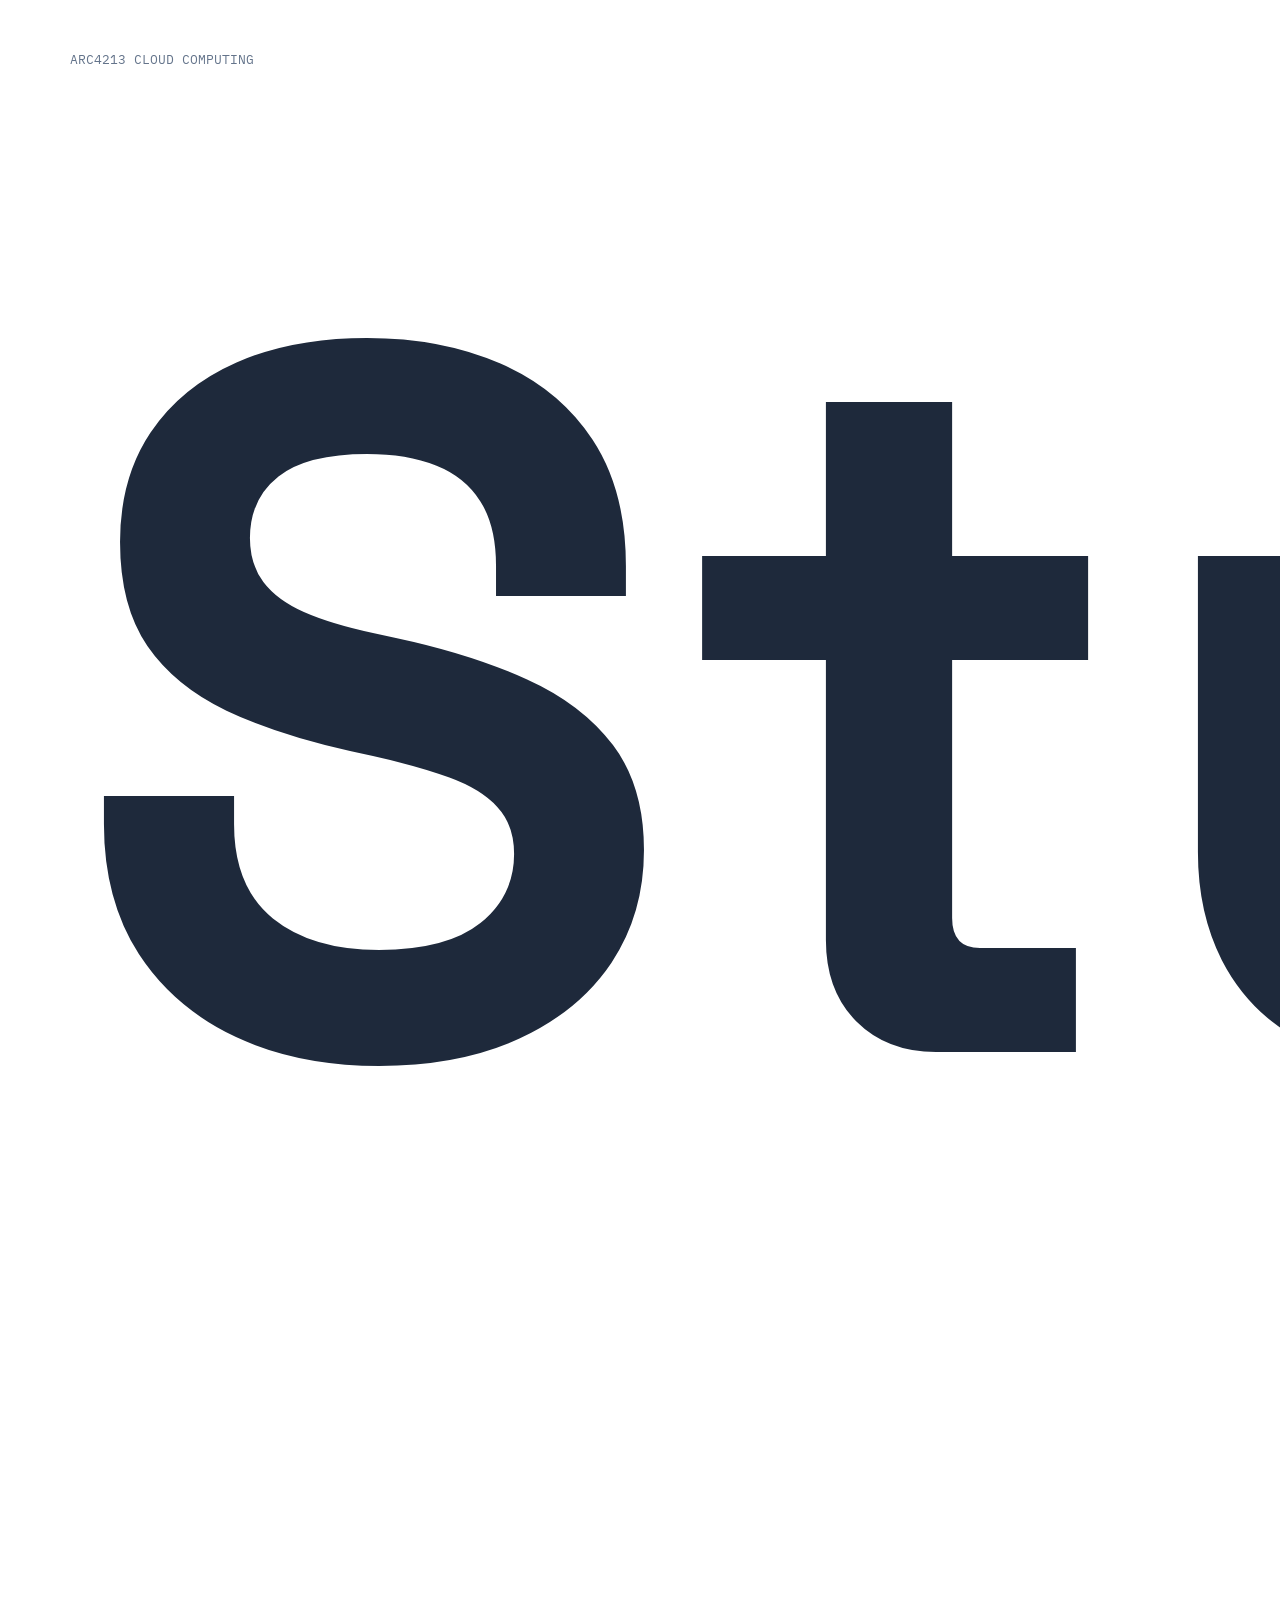
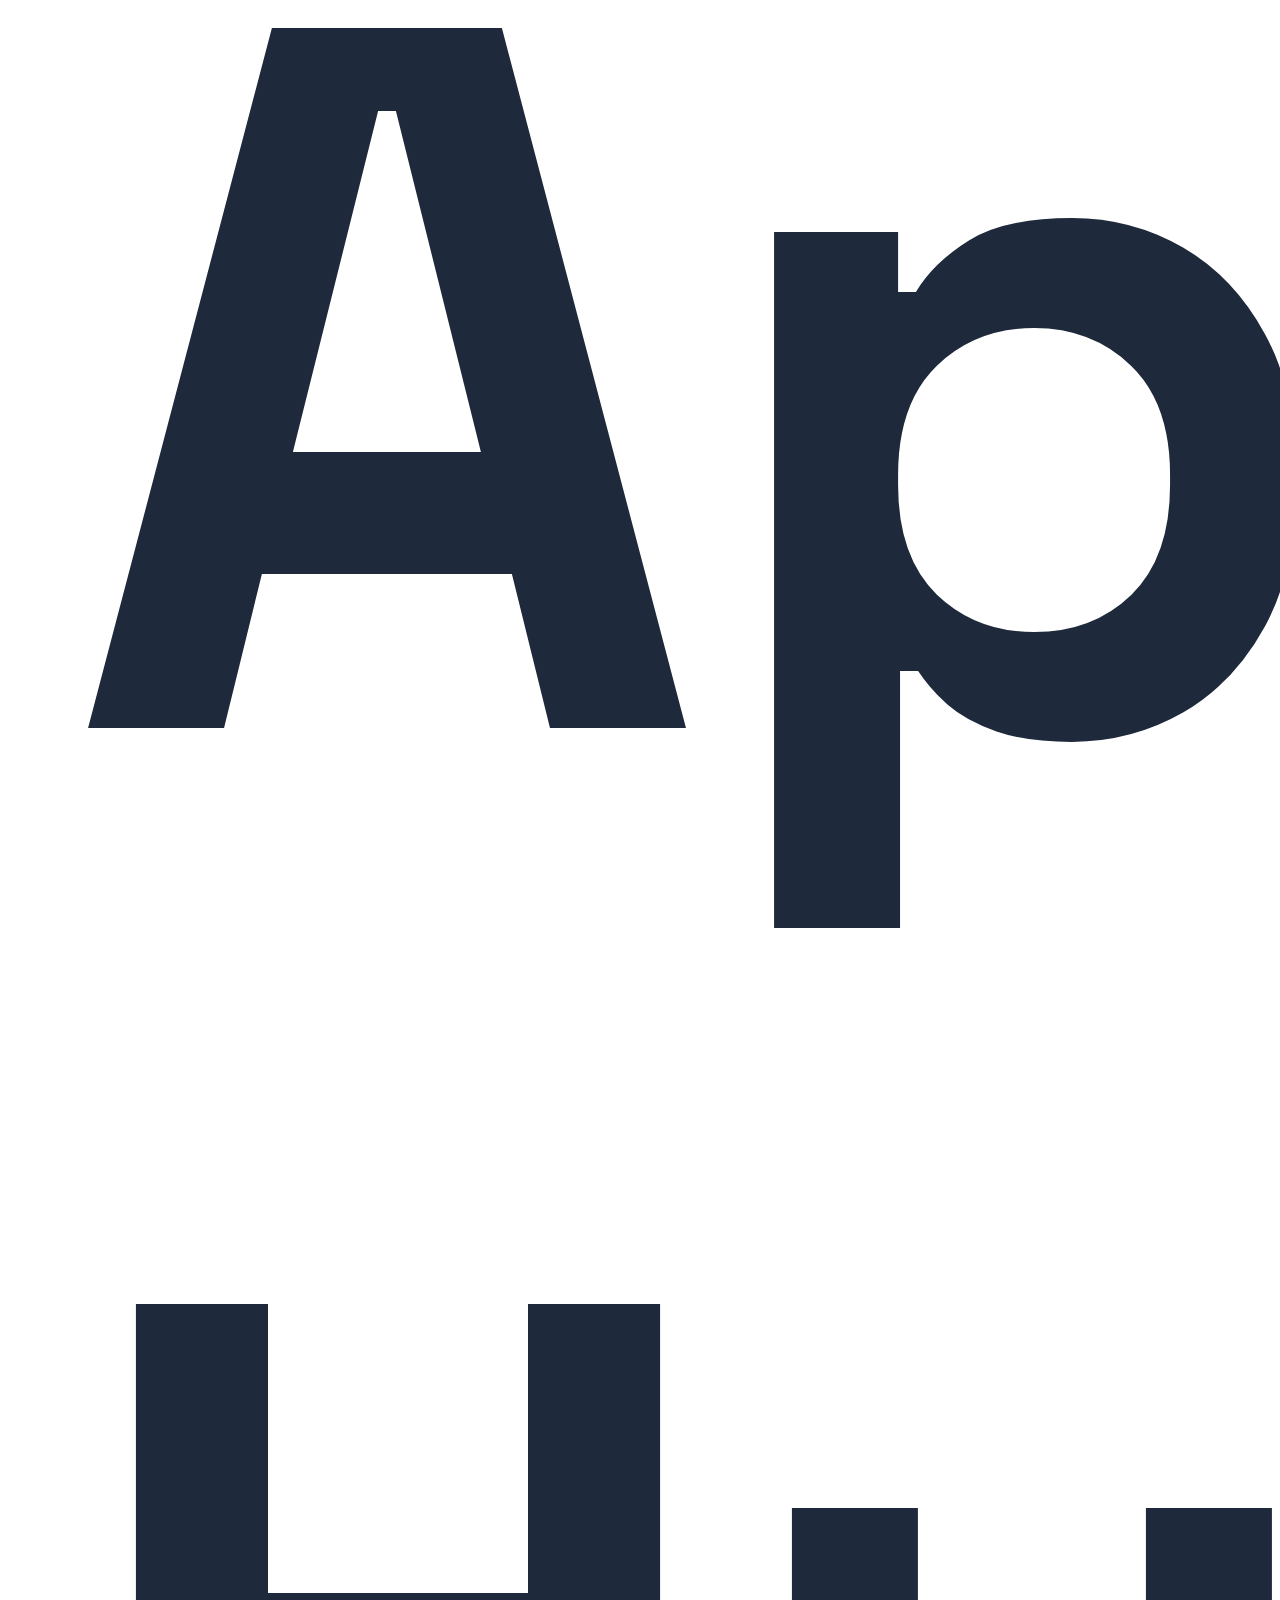
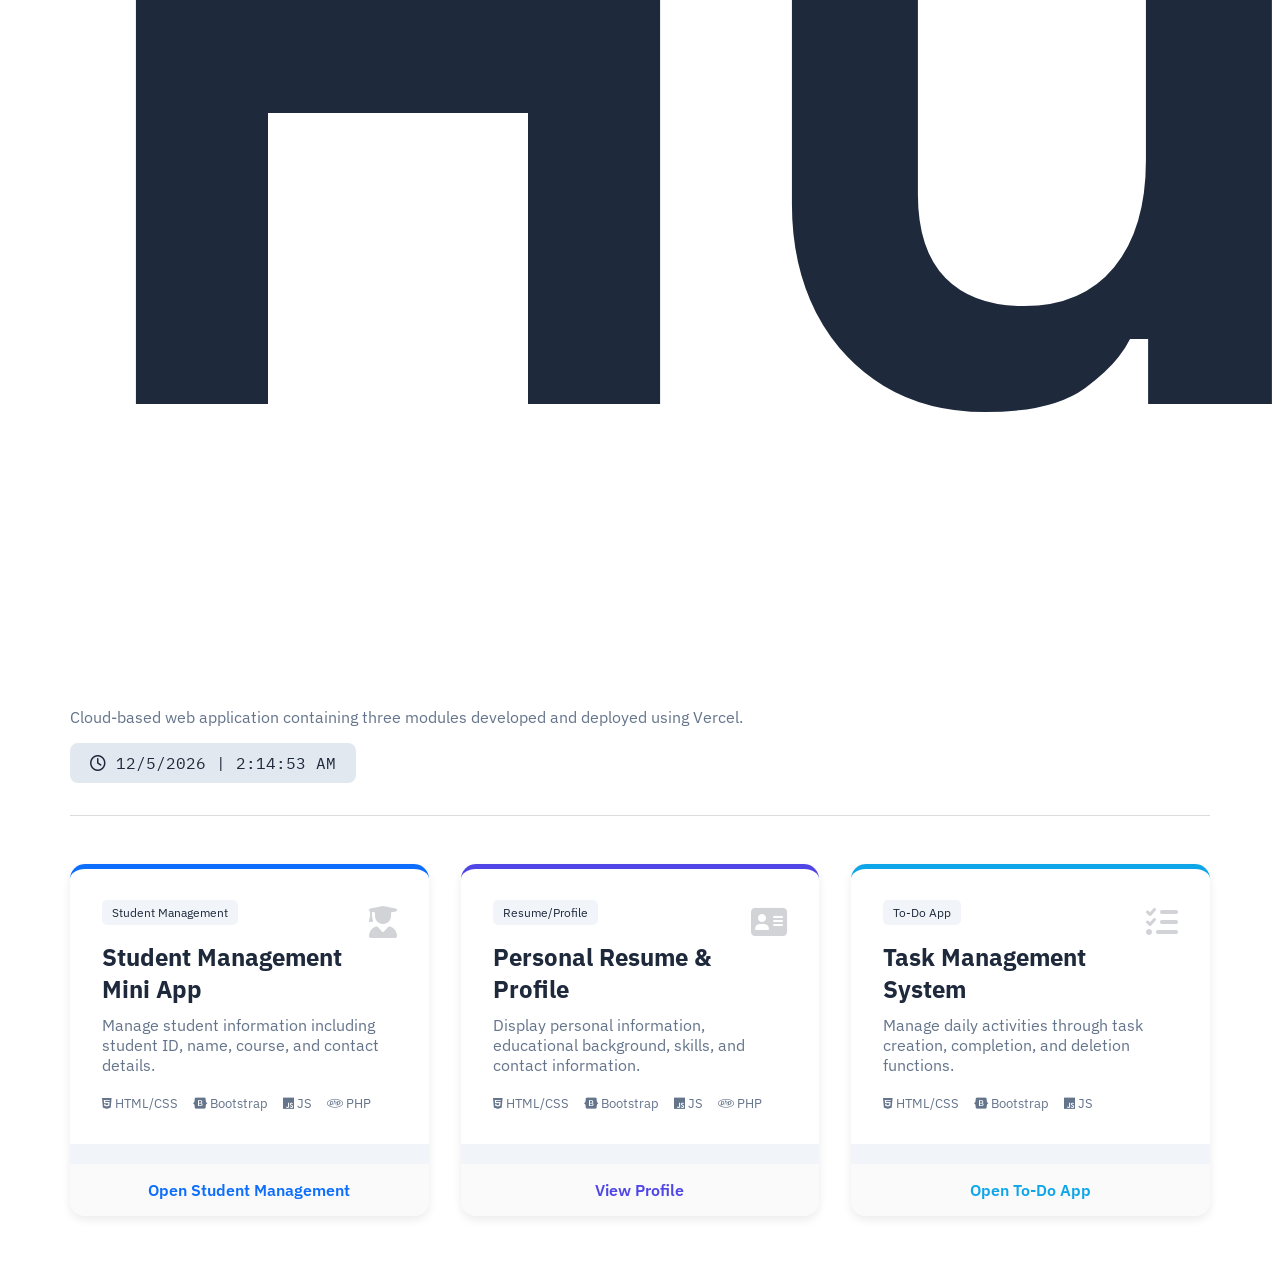
<file: index.html>
<!DOCTYPE html>
<html lang="en">
<head>
    <meta charset="UTF-8">
    <meta name="viewport" content="width=device-width, initial-scale=1.0">
    <title>Student Application Hub</title>

    <link rel="preconnect" href="https://fonts.googleapis.com">
    <link rel="preconnect" href="https://fonts.gstatic.com" crossorigin>
    <link href="https://fonts.googleapis.com/css2?family=Space+Grotesk:wght@500;600;700&family=IBM+Plex+Sans:wght@400;500;600&family=IBM+Plex+Mono:wght@400;500&display=swap" rel="stylesheet">

    <link rel="stylesheet" href="https://cdnjs.cloudflare.com/ajax/libs/font-awesome/6.4.0/css/all.min.css">

    <style>
        :root {
            --bg-color: #ffffff;
            --card-bg: #ffffff;
            --text-main: #1e293b;
            --text-muted: #64748b;

            --accent-student: #0d6efd;
            --accent-profile: #4f46e5;
            --accent-todo: #0ea5e9;

            --font-heading: 'Space Grotesk', sans-serif;
            --font-body: 'IBM Plex Sans', sans-serif;
            --font-mono: 'IBM Plex Mono', monospace;
        }

        *{
            margin:0;
            padding:0;
            box-sizing:border-box;
        }

        body{
            background:var(--bg-color);
            color:var(--text-main);
            font-family:var(--font-body);
            padding:3rem 1.5rem;
        }

        .hub-container{
            max-width:1140px;
            margin:auto;
        }

        .hub-header{
            display:flex;
            justify-content:space-between;
            align-items:flex-end;
            flex-wrap:wrap;
            gap:1rem;
            margin-bottom:3rem;
            border-bottom:1px solid #ddd;
            padding-bottom:2rem;
          
        }

        .hub-eyebrow{
            font-family:var(--font-mono);
            font-size:.8rem;
            color:var(--text-muted);
        }

        h1{
            font-family:var(--font-heading);
            font-size:1000px;
            text-align:centre;
            
            
        }

        .hub-subtitle{
            margin-top:.7rem;
            color:var(--text-muted);
        }

        .system-time{
            background:#e2e8f0;
            padding:10px 20px;
            border-radius:8px;
            font-family:var(--font-mono);
        }

        .hub-grid{
            display:grid;
            grid-template-columns:repeat(auto-fit,minmax(320px,1fr));
            gap:2rem;
        }

        .hub-card{
            background:white;
            border-radius:15px;
            overflow:hidden;
            box-shadow:0 4px 10px rgba(0,0,0,.08);
            display:flex;
            flex-direction:column;
        }

        .card-content{
            padding:2rem;
        }

        .border-student{
            border-top:5px solid var(--accent-student);
        }

        .border-profile{
            border-top:5px solid var(--accent-profile);
        }

        .border-todo{
            border-top:5px solid var(--accent-todo);
        }

        .card-icon{
            font-size:2rem;
            opacity:.2;
            float:right;
        }

        .module-tag{
            font-size:.75rem;
            background:#f1f5f9;
            padding:5px 10px;
            border-radius:5px;
        }

        .card-content h2{
            margin-top:20px;
            margin-bottom:10px;
        }

        .card-content p{
            color:var(--text-muted);
            margin-bottom:20px;
        }

        .card-meta{
            font-size:.8rem;
            color:var(--text-muted);
            display:flex;
            gap:15px;
            flex-wrap:wrap;
        }

        .launch-btn{
            text-decoration:none;
            text-align:center;
            padding:1rem;
            font-weight:600;
            background:#fafafa;
            margin-top:auto; /* Keeps all bottom links locked to the card grid base line */
            border-top:20px solid #f1f5f9; 
        }

        .btn-student{
            color:var(--accent-student);
        }

        .btn-profile{
            color:var(--accent-profile);
        }

        .btn-todo{
            color:var(--accent-todo);
        }

        .hub-footer{
            text-align:center;
            margin-top:3rem;
            color:var(--text-muted);
            border-top:1px solid #ddd;
            padding-top:1rem;
        }
    </style>
</head>
<body>

<div class="hub-container">

    <header class="hub-header">
        <div>
            <span class="hub-eyebrow">ARC4213 CLOUD COMPUTING</span>
            <h1>Student Application Hub</h1>
            
            <p class="hub-subtitle">
                Cloud-based web application containing three modules developed and deployed using Vercel.
            </p>
        </div>

        <div class="system-time">
            <i class="fa-regular fa-clock"></i>
            <span id="current-time"></span>
        </div>
    </header>


    <main class="hub-grid">

        <div class="hub-card border-student">
            <div class="card-content">
                <div class="card-icon">
                    <i class="fa-solid fa-user-graduate"></i>
                </div>
                <span class="module-tag">Student Management</span>
                <h2>Student Management Mini App</h2>
                <p>
                    Manage student information including student ID, name, course, and contact details.
                </p>
                <div class="card-meta">
                    <span><i class="fa-brands fa-html5"></i> HTML/CSS</span>
                    <span><i class="fa-brands fa-bootstrap"></i> Bootstrap</span>
                    <span><i class="fa-brands fa-js"></i> JS</span>
                    <span><i class="fa-brands fa-php"></i> PHP</span>
                </div>
            </div>
            <a href="student-app/student.html" class="launch-btn btn-student">
                Open Student Management
            </a>
        </div>


        <div class="hub-card border-profile">
            <div class="card-content">
                <div class="card-icon">
                    <i class="fa-solid fa-address-card"></i>
                </div>
                <span class="module-tag">Resume/Profile</span>
                <h2>Personal Resume & Profile</h2>
                <p>
                    Display personal information, educational background, skills, and contact information.
                </p>
                <div class="card-meta">
                    <span><i class="fa-brands fa-html5"></i> HTML/CSS</span>
                    <span><i class="fa-brands fa-bootstrap"></i> Bootstrap</span>
                    <span><i class="fa-brands fa-js"></i> JS</span>
                    <span><i class="fa-brands fa-php"></i> PHP</span>
                </div>
            </div>
            <a href="profileandresumepage/index.html" class="launch-btn btn-profile">
                View Profile
            </a>
        </div>


        <div class="hub-card border-todo">
            <div class="card-content">
                <div class="card-icon">
                    <i class="fa-solid fa-list-check"></i>
                </div>
                <span class="module-tag">To-Do App</span>
                <h2>Task Management System</h2>
                <p>
                    Manage daily activities through task creation, completion, and deletion functions.
                </p>
                <div class="card-meta">
                    <span><i class="fa-brands fa-html5"></i> HTML/CSS</span>
                    <span><i class="fa-brands fa-bootstrap"></i> Bootstrap</span>
                    <span><i class="fa-brands fa-js"></i> JS</span>
                </div>
            </div>
            <a href="todo-app/todo.html" class="launch-btn btn-todo">
                Open To-Do App
            </a>
        </div>

    </main>


</div>


<script>
function updateClock() {
    const now = new Date();
    document.getElementById("current-time").innerHTML =
        now.toLocaleDateString() + " | " +
        now.toLocaleTimeString();
}
setInterval(updateClock,1000);
updateClock();
</script>

</body>
</html>
</file>
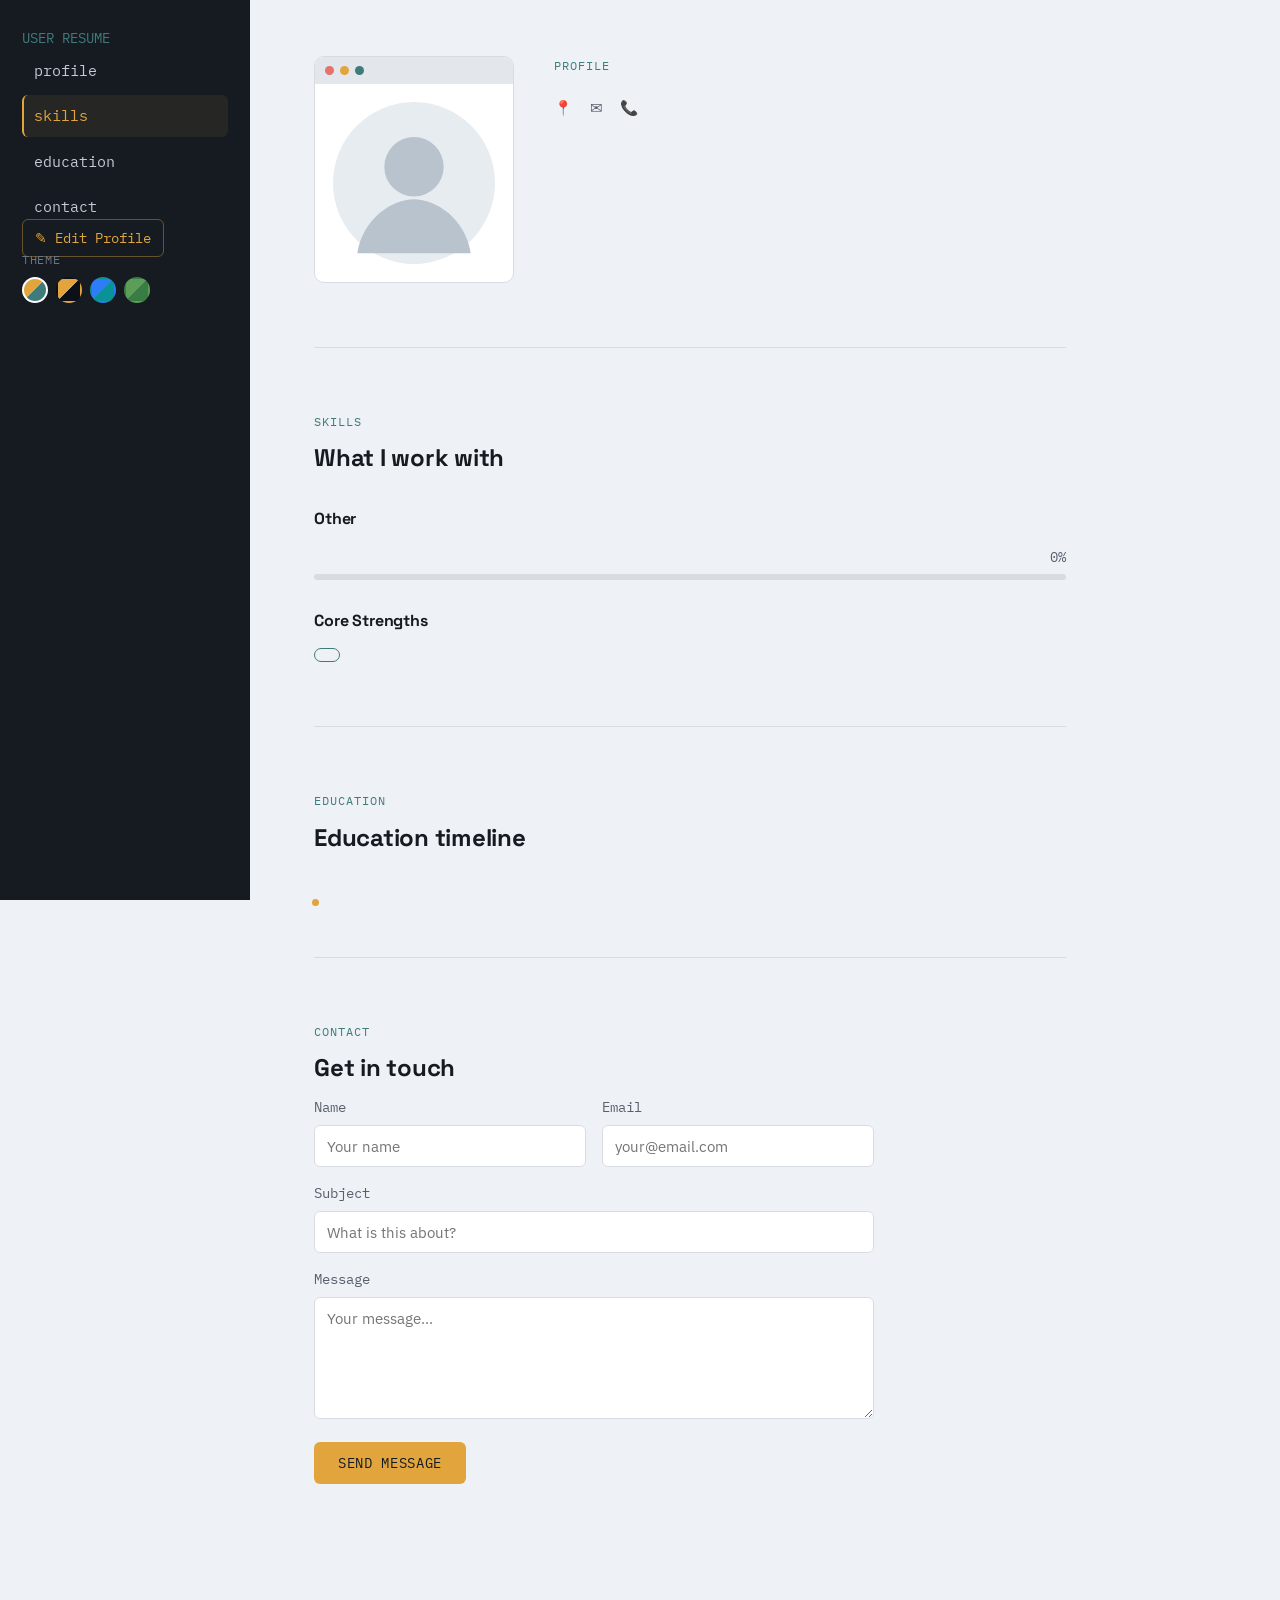
<file: profileandresumepage/index.html>
<!DOCTYPE html>
<html lang="en">
<head>
<meta charset="UTF-8">
<meta name="viewport" content="width=device-width, initial-scale=1.0">
<title>My Profile</title>
<link rel="preconnect" href="https://fonts.googleapis.com">
<link rel="preconnect" href="https://fonts.gstatic.com" crossorigin>
<link href="https://fonts.googleapis.com/css2?family=Space+Grotesk:wght@500;600;700&family=IBM+Plex+Sans:wght@400;500;600&family=IBM+Plex+Mono:wght@400;500&display=swap" rel="stylesheet">
<link rel="stylesheet" href="assets/style.css">
<script>
  // Apply saved theme immediately to avoid flash of wrong theme on load
  (function(){var t=localStorage.getItem('resumeTheme');if(t)document.documentElement.setAttribute('data-theme',t);})();
</script>
</head>
<body>

<div class="layout">

  <aside class="sidebar">
    <div class="prompt">USER RESUME
    <nav class="filetree">
      <a href="#profile" class="file active" data-target="profile"><span class="ext"></span>profile</a>
      <a href="#skills"  class="file" data-target="skills"><span class="ext"></span>skills</a>
      <a href="#education" class="file" data-target="education"><span class="ext"></span>education</a>
      <a href="#contact" class="file" data-target="contact"><span class="ext"></span>contact</a>
    </nav>
    <a href="edit.html" class="edit-link">✎ Edit Profile</a>

    <div class="theme-switcher">
      <span class="theme-switcher-label">Theme</span>
      <div class="theme-swatches">
        <button class="theme-swatch active" data-theme="default" title="Default"></button>
        <button class="theme-swatch" data-theme="dark"    title="Dark"></button>
        <button class="theme-swatch" data-theme="ocean"   title="Ocean"></button>
        <button class="theme-swatch" data-theme="forest"  title="Forest"></button>
      </div>
    </div>
  </aside>

  <main class="content">

    <!-- ============ PROFILE ============ -->
    <section id="profile" class="panel hero">
      <div class="terminal-frame">
        <div class="terminal-bar">
          <span class="dot dot-red"></span>
          <span class="dot dot-yellow"></span>
          <span class="dot dot-green"></span>
        </div>
        <div class="terminal-photo">
          <!-- JS will put either an <img> or the placeholder SVG here -->
          <svg id="photo-placeholder" viewBox="0 0 120 120" aria-hidden="true">
            <circle cx="60" cy="60" r="60" fill="#E7ECF1"/>
            <circle cx="60" cy="48" r="22" fill="#B9C3CE"/>
            <path d="M18 112c4-26 26-40 42-40s38 14 42 40" fill="#B9C3CE"/>
          </svg>
          <img id="profile-photo-img" class="profile-photo hidden" alt="Profile photo">
        </div>
      </div>

      <div class="hero-text">
        <p class="eyebrow">profile</p>
        <h1 id="hero-name">Your Name</h1>
        <p class="role" id="hero-title"></p>
        <p class="tagline" id="hero-tagline"></p>
        <p class="bio" id="hero-bio"></p>
        <ul class="quick-contact">
          <li id="contact-location"> </li>
          <li>✉️ <a id="contact-email" href="#"></a></li>
          <li id="contact-phone"></li>
        </ul>
      </div>
    </section>

    <!-- ============ SKILLS ============ -->
    <section id="skills" class="panel">
      <p class="eyebrow">skills</p>
      <h2>What I work with</h2>
      <div id="skills-display"></div>
    </section>

    <!-- ============ EDUCATION ============ -->
    <section id="education" class="panel">
      <p class="eyebrow">education</p>
      <h2>Education timeline</h2>
      <div class="timeline" id="education-display"></div>
    </section>

    <!-- ============ CONTACT ============ -->
    <section id="contact" class="panel">
      <p class="eyebrow">contact</p>
      <h2>Get in touch</h2>
      <div id="contact-alert" class="alert hidden"></div>
      <div class="contact-form">
        <div class="form-row">
          <div class="form-field">
            <label for="msg-name">Name</label>
            <input type="text" id="msg-name" placeholder="Your name">
          </div>
          <div class="form-field">
            <label for="msg-email">Email</label>
            <input type="email" id="msg-email" placeholder="your@email.com">
          </div>
        </div>
        <div class="form-field">
          <label for="msg-subject">Subject</label>
          <input type="text" id="msg-subject" placeholder="What is this about?">
        </div>
        <div class="form-field">
          <label for="msg-message">Message</label>
          <textarea id="msg-message" rows="5" placeholder="Your message..."></textarea>
        </div>
        <button class="btn" id="contact-send-btn">Send message</button>
      </div>
    </section>

    <footer class="page-footer"></footer>

  </main>
</div>

<script src="assets/script.js"></script>
</body>
</html>
</file>
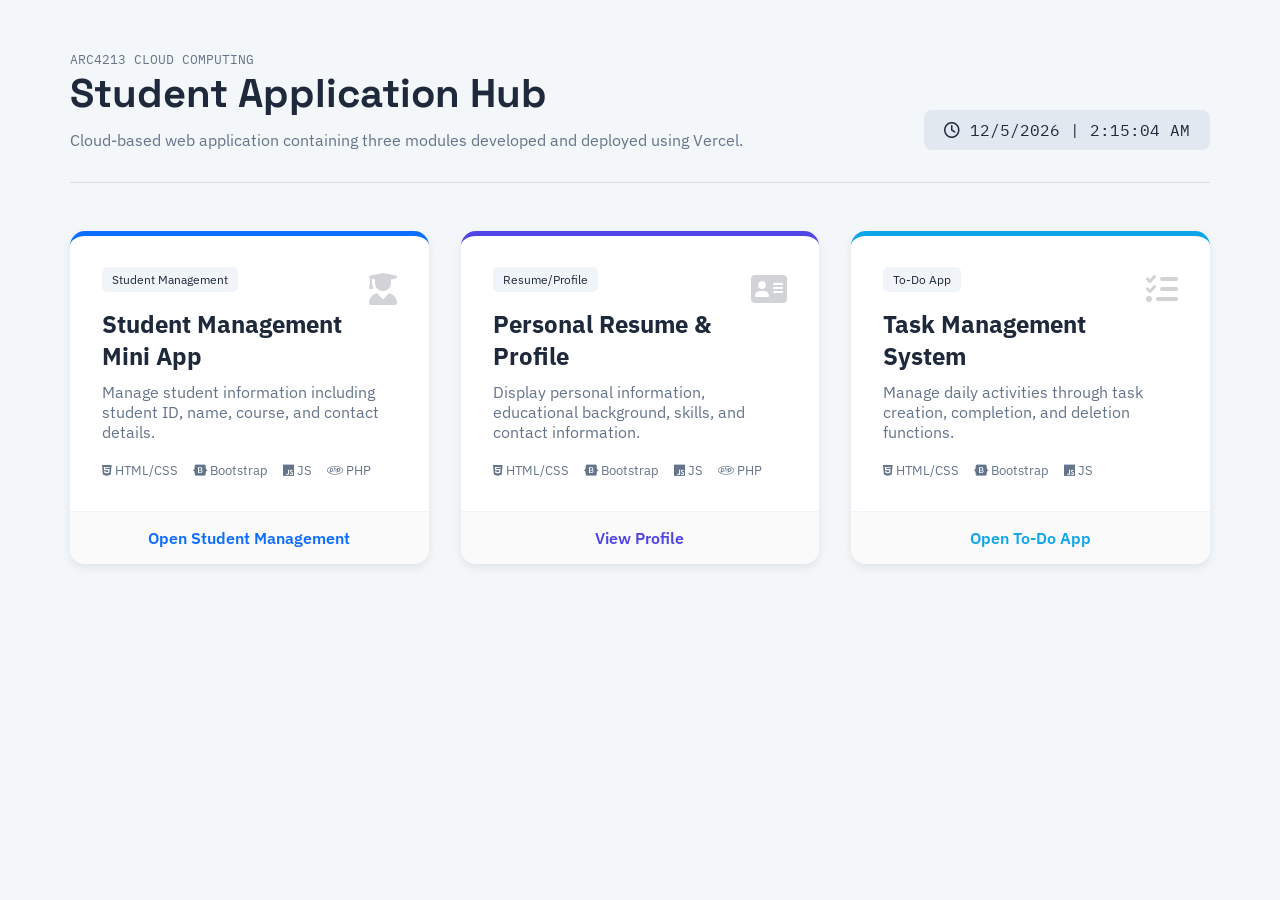
<file: homepage.html>
<!DOCTYPE html>
<html lang="en">
<head>
    <meta charset="UTF-8">
    <meta name="viewport" content="width=device-width, initial-scale=1.0">
    <title>Student Application Hub</title>

    <link rel="preconnect" href="https://fonts.googleapis.com">
    <link rel="preconnect" href="https://fonts.gstatic.com" crossorigin>
    <link href="https://fonts.googleapis.com/css2?family=Space+Grotesk:wght@500;600;700&family=IBM+Plex+Sans:wght@400;500;600&family=IBM+Plex+Mono:wght@400;500&display=swap" rel="stylesheet">

    <link rel="stylesheet" href="https://cdnjs.cloudflare.com/ajax/libs/font-awesome/6.4.0/css/all.min.css">

    <style>
        :root {
            --bg-color: #f4f7f9;
            --card-bg: #ffffff;
            --text-main: #1e293b;
            --text-muted: #64748b;

            --accent-student: #0d6efd;
            --accent-profile: #4f46e5;
            --accent-todo: #0ea5e9;

            --font-heading: 'Space Grotesk', sans-serif;
            --font-body: 'IBM Plex Sans', sans-serif;
            --font-mono: 'IBM Plex Mono', monospace;
        }

        *{
            margin:0;
            padding:0;
            box-sizing:border-box;
        }

        body{
            background:var(--bg-color);
            color:var(--text-main);
            font-family:var(--font-body);
            padding:3rem 1.5rem;
        }

        .hub-container{
            max-width:1140px;
            margin:auto;
        }

        .hub-header{
            display:flex;
            justify-content:space-between;
            align-items:flex-end;
            flex-wrap:wrap;
            gap:1rem;
            margin-bottom:3rem;
            border-bottom:1px solid #ddd;
            padding-bottom:2rem;
        }

        .hub-eyebrow{
            font-family:var(--font-mono);
            font-size:.8rem;
            color:var(--text-muted);
        }

        h1{
            font-family:var(--font-heading);
            font-size:2.5rem;
        }

        .hub-subtitle{
            margin-top:.7rem;
            color:var(--text-muted);
        }

        .system-time{
            background:#e2e8f0;
            padding:10px 20px;
            border-radius:8px;
            font-family:var(--font-mono);
        }

        .hub-grid{
            display:grid;
            grid-template-columns:repeat(auto-fit,minmax(320px,1fr));
            gap:2rem;
        }

        .hub-card{
            background:white;
            border-radius:15px;
            overflow:hidden;
            box-shadow:0 4px 10px rgba(0,0,0,.08);
            display:flex;
            flex-direction:column;
        }

        .card-content{
            padding:2rem;
        }

        .border-student{
            border-top:5px solid var(--accent-student);
        }

        .border-profile{
            border-top:5px solid var(--accent-profile);
        }

        .border-todo{
            border-top:5px solid var(--accent-todo);
        }

        .card-icon{
            font-size:2rem;
            opacity:.2;
            float:right;
        }

        .module-tag{
            font-size:.75rem;
            background:#f1f5f9;
            padding:5px 10px;
            border-radius:5px;
        }

        .card-content h2{
            margin-top:20px;
            margin-bottom:10px;
        }

        .card-content p{
            color:var(--text-muted);
            margin-bottom:20px;
        }

        .card-meta{
            font-size:.8rem;
            color:var(--text-muted);
            display:flex;
            gap:15px;
            flex-wrap:wrap;
        }

        .launch-btn{
            text-decoration:none;
            text-align:center;
            padding:1rem;
            font-weight:600;
            background:#fafafa;
            margin-top:auto; /* Keeps all bottom links locked to the card grid base line */
            border-top:1px solid #f1f5f9; 
        }

        .btn-student{
            color:var(--accent-student);
        }

        .btn-profile{
            color:var(--accent-profile);
        }

        .btn-todo{
            color:var(--accent-todo);
        }

        .hub-footer{
            text-align:center;
            margin-top:3rem;
            color:var(--text-muted);
            border-top:1px solid #ddd;
            padding-top:1rem;
        }
    </style>
</head>
<body>

<div class="hub-container">

    <header class="hub-header">
        <div>
            <span class="hub-eyebrow">ARC4213 CLOUD COMPUTING</span>
            <h1>Student Application Hub</h1>
            <p class="hub-subtitle">
                Cloud-based web application containing three modules developed and deployed using Vercel.
            </p>
        </div>

        <div class="system-time">
            <i class="fa-regular fa-clock"></i>
            <span id="current-time"></span>
        </div>
    </header>


    <main class="hub-grid">

        <div class="hub-card border-student">
            <div class="card-content">
                <div class="card-icon">
                    <i class="fa-solid fa-user-graduate"></i>
                </div>
                <span class="module-tag">Student Management</span>
                <h2>Student Management Mini App</h2>
                <p>
                    Manage student information including student ID, name, course, and contact details.
                </p>
                <div class="card-meta">
                    <span><i class="fa-brands fa-html5"></i> HTML/CSS</span>
                    <span><i class="fa-brands fa-bootstrap"></i> Bootstrap</span>
                    <span><i class="fa-brands fa-js"></i> JS</span>
                    <span><i class="fa-brands fa-php"></i> PHP</span>
                </div>
            </div>
            <a href="student-app/student.html" class="launch-btn btn-student">
                Open Student Management
            </a>
        </div>


        <div class="hub-card border-profile">
            <div class="card-content">
                <div class="card-icon">
                    <i class="fa-solid fa-address-card"></i>
                </div>
                <span class="module-tag">Resume/Profile</span>
                <h2>Personal Resume & Profile</h2>
                <p>
                    Display personal information, educational background, skills, and contact information.
                </p>
                <div class="card-meta">
                    <span><i class="fa-brands fa-html5"></i> HTML/CSS</span>
                    <span><i class="fa-brands fa-bootstrap"></i> Bootstrap</span>
                    <span><i class="fa-brands fa-js"></i> JS</span>
                    <span><i class="fa-brands fa-php"></i> PHP</span>
                </div>
            </div>
            <a href="resume-profile-page/index.php" class="launch-btn btn-profile">
                View Profile
            </a>
        </div>


        <div class="hub-card border-todo">
            <div class="card-content">
                <div class="card-icon">
                    <i class="fa-solid fa-list-check"></i>
                </div>
                <span class="module-tag">To-Do App</span>
                <h2>Task Management System</h2>
                <p>
                    Manage daily activities through task creation, completion, and deletion functions.
                </p>
                <div class="card-meta">
                    <span><i class="fa-brands fa-html5"></i> HTML/CSS</span>
                    <span><i class="fa-brands fa-bootstrap"></i> Bootstrap</span>
                    <span><i class="fa-brands fa-js"></i> JS</span>
                </div>
            </div>
            <a href="todo-app/index.html" class="launch-btn btn-todo">
                Open To-Do App
            </a>
        </div>

    </main>


</div>


<script>
function updateClock() {
    const now = new Date();
    document.getElementById("current-time").innerHTML =
        now.toLocaleDateString() + " | " +
        now.toLocaleTimeString();
}
setInterval(updateClock,1000);
updateClock();
</script>

</body>
</html>
</file>
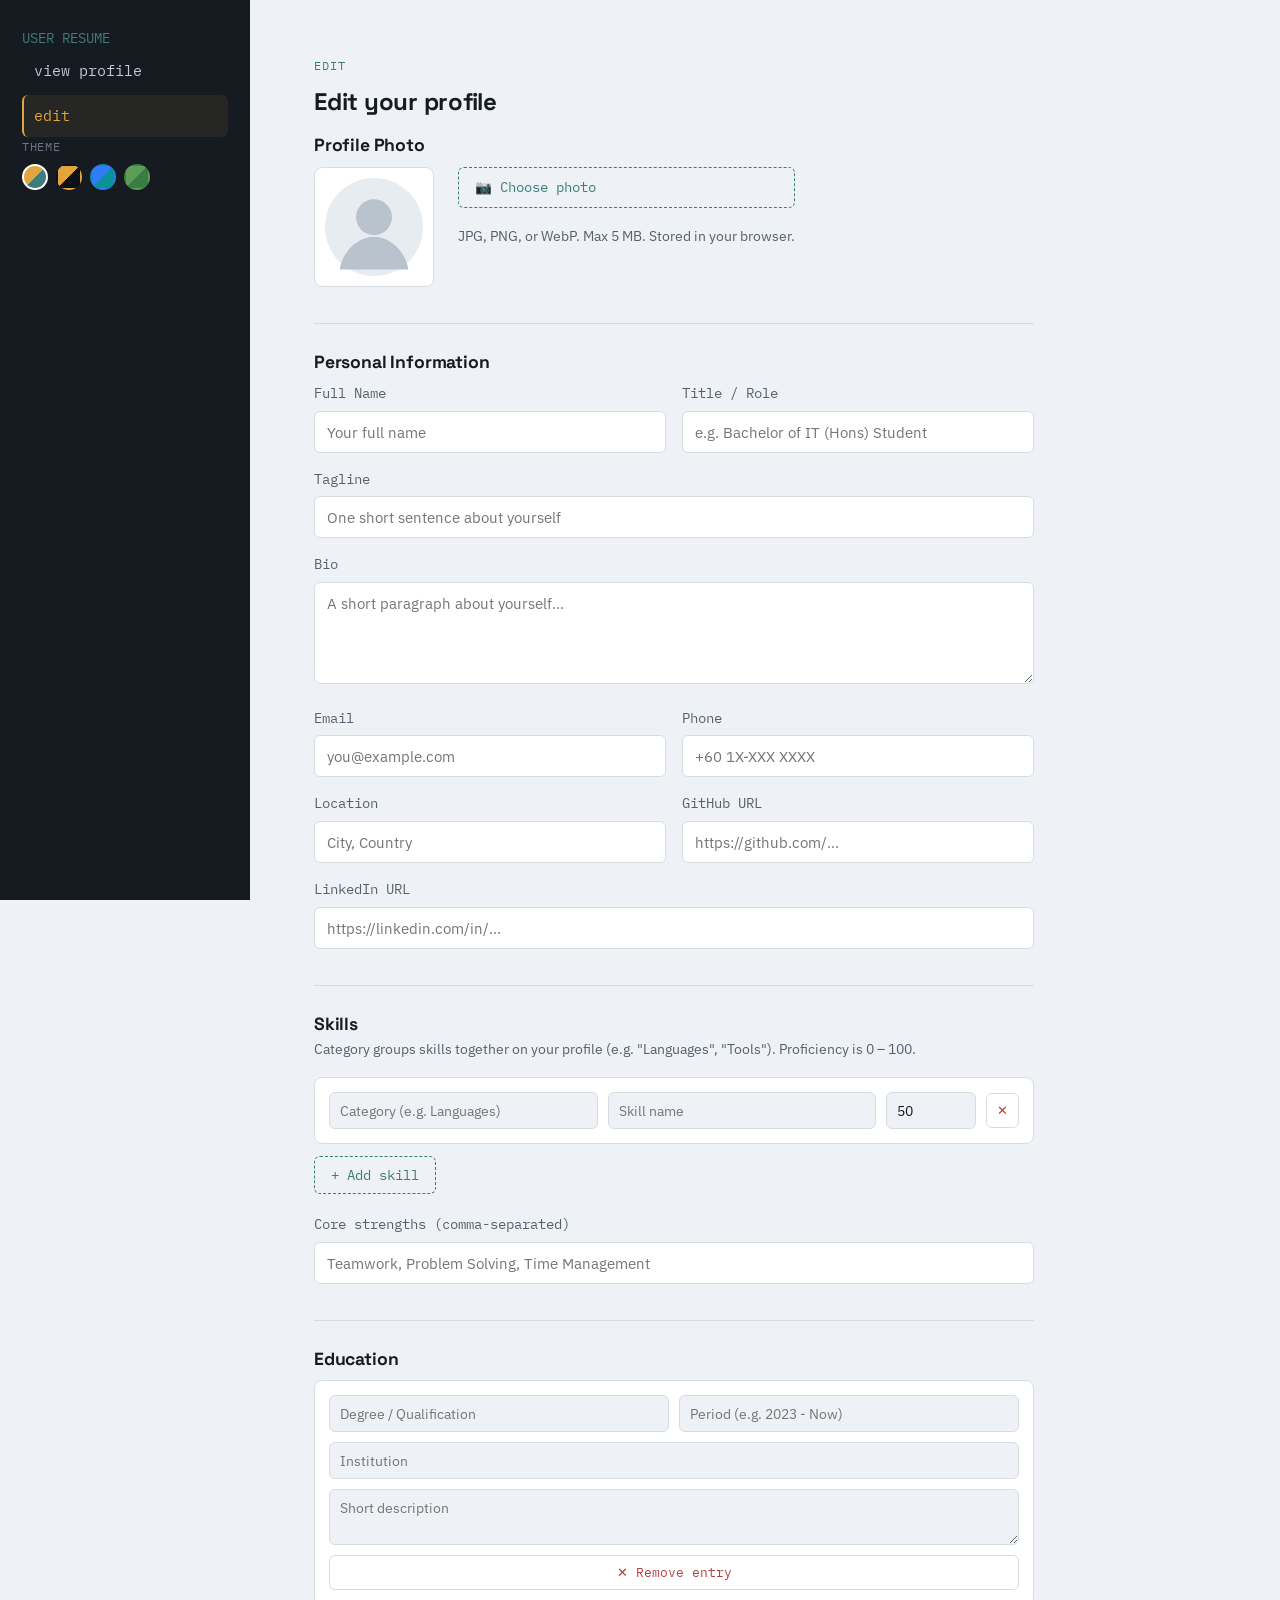
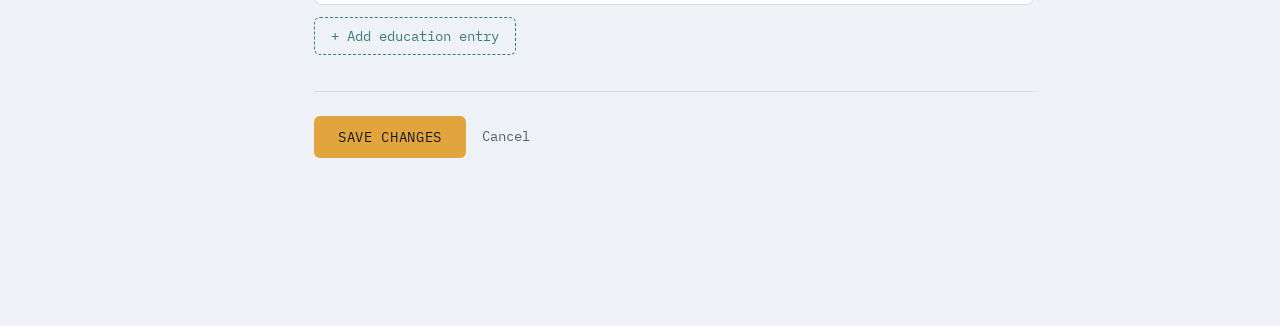
<file: profileandresumepage/edit.html>
<!DOCTYPE html>
<html lang="en">
<head>
<meta charset="UTF-8">
<meta name="viewport" content="width=device-width, initial-scale=1.0">
<title>Edit Profile</title>
<link rel="preconnect" href="https://fonts.googleapis.com">
<link rel="preconnect" href="https://fonts.gstatic.com" crossorigin>
<link href="https://fonts.googleapis.com/css2?family=Space+Grotesk:wght@500;600;700&family=IBM+Plex+Sans:wght@400;500;600&family=IBM+Plex+Mono:wght@400;500&display=swap" rel="stylesheet">
<link rel="stylesheet" href="assets/style.css">
<script>
  (function(){var t=localStorage.getItem('resumeTheme');if(t)document.documentElement.setAttribute('data-theme',t);})();
</script>
</head>
<body>

<div class="layout">

  <aside class="sidebar">
    <div class="prompt">USER RESUME
    <nav class="filetree">
      <a href="index.html" class="file"><span class="ext"></span>view profile</a>
      <a href="edit.html"  class="file active"><span class="ext"></span>edit</a>
    </nav>

    <div class="theme-switcher">
      <span class="theme-switcher-label">Theme</span>
      <div class="theme-swatches">
        <button class="theme-swatch active" data-theme="default" title="Default"></button>
        <button class="theme-swatch" data-theme="dark"    title="Dark"></button>
        <button class="theme-swatch" data-theme="ocean"   title="Ocean"></button>
        <button class="theme-swatch" data-theme="forest"  title="Forest"></button>
      </div>
    </div>
  </aside>

  <main class="content">
    <section class="panel in-view edit-page">
      <p class="eyebrow">edit</p>
      <h2>Edit your profile</h2>

      <div id="save-alert" class="alert hidden"></div>

      <!-- ===== Photo ===== -->
      <h3 class="form-section-title" style="margin-top:0;padding-top:0;border-top:none;">Profile Photo</h3>

      <div class="photo-edit-row">
        <div class="photo-preview-wrap">
          <svg id="edit-photo-placeholder" viewBox="0 0 120 120" aria-hidden="true">
            <circle cx="60" cy="60" r="60" fill="#E7ECF1"/>
            <circle cx="60" cy="48" r="22" fill="#B9C3CE"/>
            <path d="M18 112c4-26 26-40 42-40s38 14 42 40" fill="#B9C3CE"/>
          </svg>
          <img id="edit-photo-preview" class="profile-photo hidden" alt="Current photo">
        </div>
        <div class="photo-actions">
          <label class="btn-secondary" for="photo-upload-input" style="cursor:pointer;">
            📷 Choose photo
          </label>
          <input type="file" id="photo-upload-input" accept="image/jpeg,image/png,image/webp,image/gif" class="hidden">
          <button id="remove-photo-btn" class="remove-row-btn hidden">✕ Remove photo</button>
          <p class="form-hint" style="margin-top:8px;">JPG, PNG, or WebP. Max 5 MB. Stored in your browser.</p>
        </div>
      </div>

      <!-- ===== Personal Info ===== -->
      <h3 class="form-section-title">Personal Information</h3>

      <div class="form-row">
        <div class="form-field">
          <label for="edit-name">Full Name</label>
          <input type="text" id="edit-name" placeholder="Your full name">
        </div>
        <div class="form-field">
          <label for="edit-title">Title / Role</label>
          <input type="text" id="edit-title" placeholder="e.g. Bachelor of IT (Hons) Student">
        </div>
      </div>

      <div class="form-field">
        <label for="edit-tagline">Tagline</label>
        <input type="text" id="edit-tagline" placeholder="One short sentence about yourself">
      </div>

      <div class="form-field">
        <label for="edit-bio">Bio</label>
        <textarea id="edit-bio" rows="4" placeholder="A short paragraph about yourself..."></textarea>
      </div>

      <div class="form-row">
        <div class="form-field">
          <label for="edit-email">Email</label>
          <input type="email" id="edit-email" placeholder="you@example.com">
        </div>
        <div class="form-field">
          <label for="edit-phone">Phone</label>
          <input type="text" id="edit-phone" placeholder="+60 1X-XXX XXXX">
        </div>
      </div>

      <div class="form-row">
        <div class="form-field">
          <label for="edit-location">Location</label>
          <input type="text" id="edit-location" placeholder="City, Country">
        </div>
        <div class="form-field">
          <label for="edit-github">GitHub URL</label>
          <input type="text" id="edit-github" placeholder="https://github.com/...">
        </div>
      </div>

      <div class="form-field">
        <label for="edit-linkedin">LinkedIn URL</label>
        <input type="text" id="edit-linkedin" placeholder="https://linkedin.com/in/...">
      </div>

      <!-- ===== Skills ===== -->
      <h3 class="form-section-title">Skills</h3>
      <p class="form-hint">Category groups skills together on your profile (e.g. "Languages", "Tools"). Proficiency is 0 – 100.</p>

      <div id="skills-rows"></div>
      <button id="add-skill-btn" class="btn-secondary">+ Add skill</button>

      <div class="form-field" style="margin-top:20px;">
        <label for="edit-soft-skills">Core strengths (comma-separated)</label>
        <input type="text" id="edit-soft-skills" placeholder="Teamwork, Problem Solving, Time Management">
      </div>

      <!-- ===== Education ===== -->
      <h3 class="form-section-title">Education</h3>

      <div id="education-rows"></div>
      <button id="add-education-btn" class="btn-secondary">+ Add education entry</button>

      <!-- ===== Actions ===== -->
      <div class="form-actions">
        <button id="save-btn" class="btn">Save changes</button>
        <a href="index.html" class="btn-cancel">Cancel</a>
      </div>

    </section>
  </main>
</div>

<script src="assets/edit.js"></script>
</body>
</html>
</file>
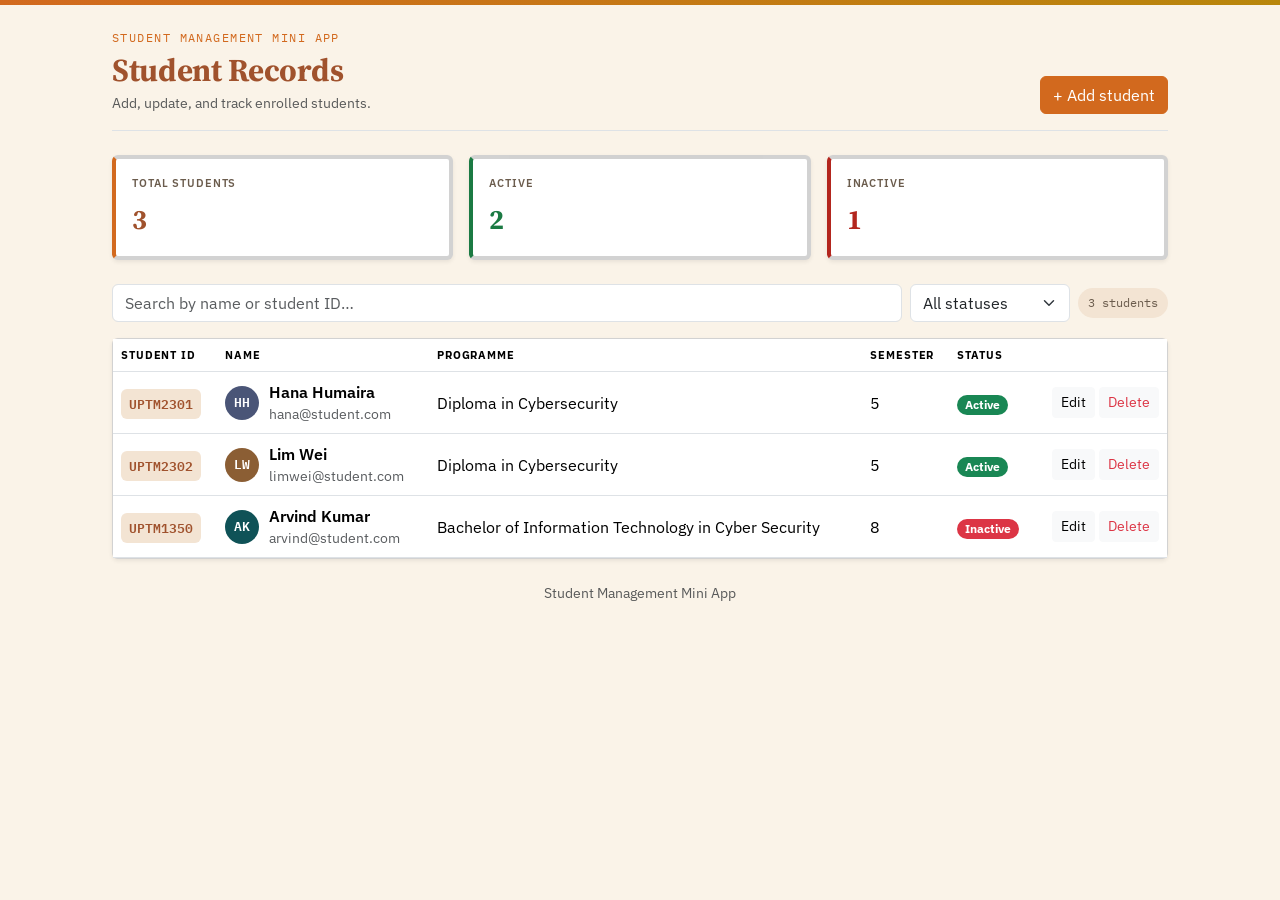
<file: student-app/student.html>
<!DOCTYPE html>
<html lang="en">
<head>
<meta charset="UTF-8">
<meta name="viewport" content="width=device-width, initial-scale=1.0">
<title>Student Management Mini App</title>
<link rel="preconnect" href="https://fonts.googleapis.com">
<link href="https://fonts.googleapis.com/css2?family=Source+Serif+4:opsz,wght@8..60,500;8..60,700&family=IBM+Plex+Sans:wght@400;500;600&family=IBM+Plex+Mono:wght@500;600&display=swap" rel="stylesheet">
<link rel="stylesheet" href="https://cdn.jsdelivr.net/npm/bootstrap@5.3.3/dist/css/bootstrap.min.css">
<link rel="stylesheet" href="student-style.css">
</head>
<body>

<div class="top-bar"></div>

<div class="container py-4" style="max-width:1080px;">
  <header class="d-flex justify-content-between align-items-end flex-wrap gap-3 pb-3 mb-4 border-bottom">
    <div>
      <p class="brand-eyebrow mb-1">Student Management Mini App</p>
      <h1 class="app-title mb-0">Student Records</h1>
      <p class="text-muted small mt-1 mb-0">Add, update, and track enrolled students.</p>
    </div>
    <button class="btn btn-primary" id="openAddBtn">+ Add student</button>
  </header>

  <div class="row g-3 mb-4">
    <div class="col-md-4">
      <div class="card stat-card border-start border-4 shadow-sm">
        <div class="card-body">
          <div class="stat-label">Total Students</div>
          <div class="stat-value" id="statTotal">0</div>
        </div>
      </div>
    </div>
    <div class="col-md-4">
      <div class="card stat-card accent-success border-start border-4 shadow-sm">
        <div class="card-body">
          <div class="stat-label">Active</div>
          <div class="stat-value" id="statActive">0</div>
        </div>
      </div>
    </div>
    <div class="col-md-4">
      <div class="card stat-card accent-danger border-start border-4 shadow-sm">
        <div class="card-body">
          <div class="stat-label">Inactive</div>
          <div class="stat-value" id="statInactive">0</div>
        </div>
      </div>
    </div>
  </div>

  <div class="d-flex gap-2 flex-wrap mb-3">
    <input type="search" id="searchInput" class="form-control" placeholder="Search by name or student ID…" aria-label="Search students" style="flex:1;min-width:200px;">
    <select id="statusFilter" class="form-select" style="max-width:160px;" aria-label="Filter by status">
      <option value="all">All statuses</option>
      <option value="active">Active</option>
      <option value="inactive">Inactive</option>
    </select>
    <span class="count-pill align-self-center" id="countPill">0 students</span>
  </div>

  <div class="card shadow-sm">
    <div class="table-responsive">
      <table class="table table-hover align-middle mb-0" id="studentTable">
        <thead>
          <tr>
            <th>Student ID</th>
            <th>Name</th>
            <th>Programme</th>
            <th>Semester</th>
            <th>Status</th>
            <th></th>
          </tr>
        </thead>
        <tbody id="tableBody"></tbody>
      </table>
    </div>
    <div class="empty text-center py-5" id="emptyState" style="display:none;">
      <h3>No students yet</h3>
      <p class="text-muted">Add your first record to get started.</p>
      <button class="btn btn-primary" id="emptyAddBtn">+ Add student</button>
    </div>
  </div>

  <footer class="text-center text-muted small mt-4">Student Management Mini App</footer>
</div>

<div class="modal fade" id="studentModal" tabindex="-1" aria-hidden="true">
  <div class="modal-dialog">
    <div class="modal-content">
      <form id="studentForm" novalidate>
        <div class="modal-header">
          <div>
            <h2 class="modal-title h5 mb-0" id="modalTitle">Add student</h2>
            <p class="text-muted small mb-0" id="modalSub">Enter the student's details below.</p>
          </div>
          <button type="button" class="btn-close" data-bs-dismiss="modal" aria-label="Close"></button>
        </div>
        <div class="modal-body">
          <div class="row g-2 mb-3">
            <div class="col-7">
              <label for="sid" class="form-label small fw-semibold text-uppercase">Student ID</label>
              <input id="sid" name="sid" class="form-control" autocomplete="off" placeholder="e.g. UPTM1234">
              <div class="invalid-feedback">Student ID is required.</div>
            </div>
            <div class="col-5">
              <label for="status" class="form-label small fw-semibold text-uppercase">Status</label>
              <select id="status" name="status" class="form-select">
                <option value="active">Active</option>
                <option value="inactive">Inactive</option>
              </select>
            </div>
          </div>
          <div class="mb-3">
            <label for="name" class="form-label small fw-semibold text-uppercase">Full name</label>
            <input id="name" name="name" class="form-control" autocomplete="off" placeholder="e.g. Ali Bin Ahmad">
            <div class="invalid-feedback">Name is required.</div>
          </div>
          <div class="mb-3">
            <label for="programme" class="form-label small fw-semibold text-uppercase">Programme</label>
            <input id="programme" name="programme" class="form-control" autocomplete="off" placeholder="e.g. Diploma in Cyber security">
            <div class="invalid-feedback">Programme is required.</div>
          </div>
          <div class="row g-2">
            <div class="col-6">
              <label for="semester" class="form-label small fw-semibold text-uppercase">Semester</label>
              <input id="semester" name="semester" class="form-control" autocomplete="off" placeholder="e.g. 1">
            </div>
            <div class="col-6">
              <label for="email" class="form-label small fw-semibold text-uppercase">Email</label>
              <input id="email" name="email" type="email" class="form-control" autocomplete="off" placeholder="name@student.com">
              <div class="invalid-feedback">Enter a valid email.</div>
            </div>
          </div>
        </div>
        <div class="modal-footer">
          <button type="button" class="btn btn-outline-secondary" data-bs-dismiss="modal">Cancel</button>
          <button type="submit" class="btn btn-primary" id="saveBtn">Save student</button>
        </div>
      </form>
    </div>
  </div>
</div>

<div class="toast-container position-fixed bottom-0 start-50 translate-middle-x p-3">
  <div id="liveToast" class="toast align-items-center text-bg-dark border-0" role="alert">
    <div class="d-flex">
      <div class="toast-body" id="toastMsg"></div>
    </div>
  </div>
</div>

<script src="https://cdn.jsdelivr.net/npm/bootstrap@5.3.3/dist/js/bootstrap.bundle.min.js"></script>
<script src="student-script.js?v=2"></script>
</body>
</html>
</file>
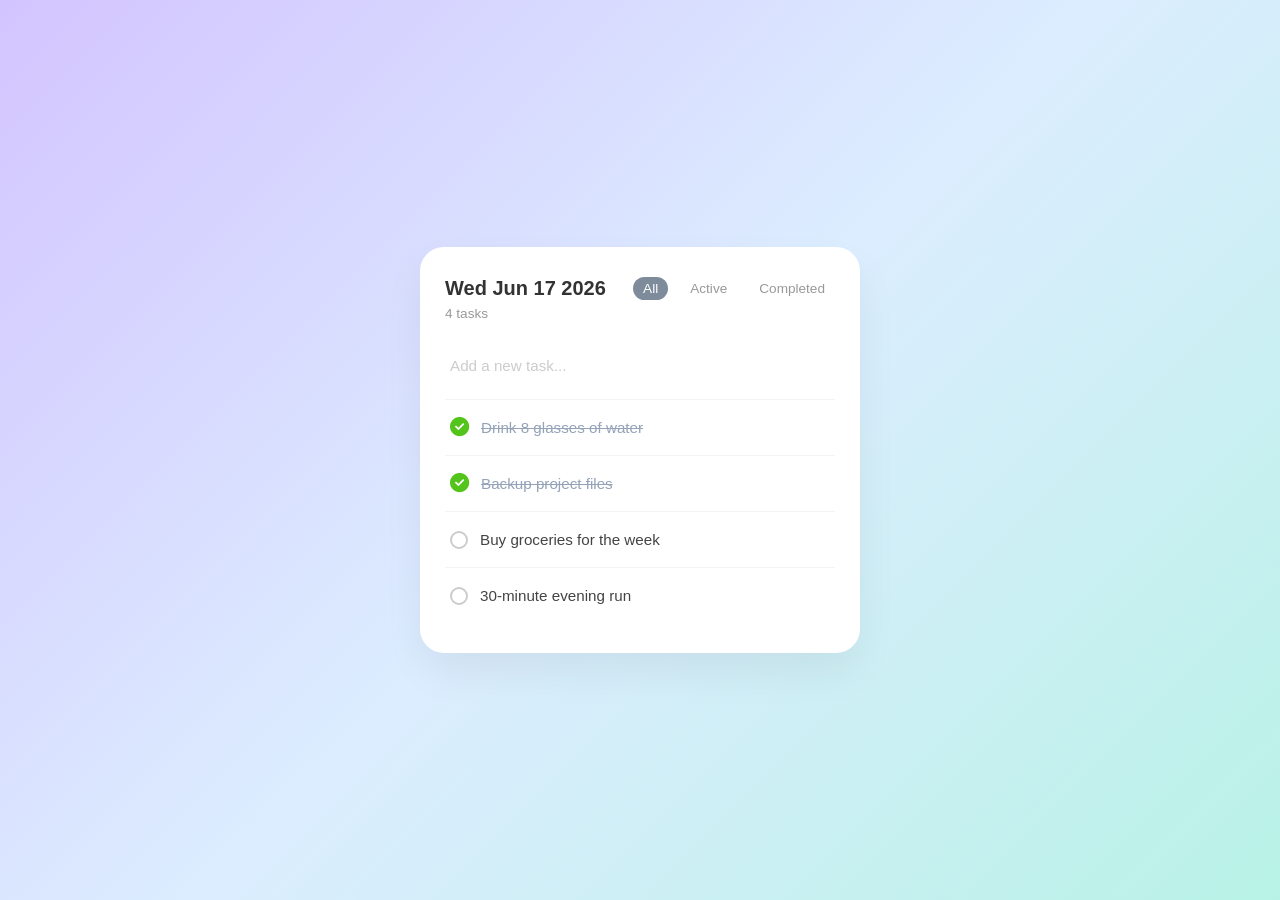
<file: todo-app/todo.html>
<!DOCTYPE html>
<html lang="en">
<head>
    <meta charset="UTF-8">
    <meta name="viewport" content="width=device-width, initial-scale=1.0">
    <title>To-Do App</title>
    <link rel="stylesheet" href="todo.css">
    <link rel="stylesheet" href="https://cdnjs.cloudflare.com/ajax/libs/font-awesome/6.4.0/css/all.min.css">
</head>
<body>

    <div class="container">
        <div class="todo-card">
            <div class="todo-header">
                <div class="header-left">
                    <h2 id="todo-date">Wed Jun 17 2026</h2>
                    <span id="task-count" class="task-count">5 tasks</span>
                </div>
                <div class="todo-filters">
                    <button class="filter-btn active">All</button>
                    <button class="filter-btn">Active</button>
                    <button class="filter-btn">Completed</button>
                </div>
            </div>

            <div class="todo-input-container">
                <input type="text" id="todo-input" placeholder="Add a new task...">
            </div>

            <ul class="todo-list" id="todo-list">
                
                <li class="todo-item completed">
                    <div style="display: flex; align-items: center; flex: 1;">
                        <div class="check-icon">
                            <i class="fa-solid fa-circle-check"></i>
                        </div>
                        <span class="task-text">Drink 8 glasses of water</span>
                    </div>
                    <button class="todo-delete-btn" title="Delete Task">
                        <i class="fa-solid fa-trash-can"></i>
                    </button>
                </li>
                
                <li class="todo-item completed">
                    <div style="display: flex; align-items: center; flex: 1;">
                        <div class="check-icon">
                            <i class="fa-solid fa-circle-check"></i>
                        </div>
                        <span class="task-text">Backup project files</span>
                    </div>
                    <button class="todo-delete-btn" title="Delete Task">
                        <i class="fa-solid fa-trash-can"></i>
                    </button>
                </li>
                
                <li class="todo-item">
                    <div style="display: flex; align-items: center; flex: 1;">
                        <div class="check-icon-empty"></div>
                        <span class="task-text">Buy groceries for the week</span>
                    </div>
                    <button class="todo-delete-btn" title="Delete Task">
                        <i class="fa-solid fa-trash-can"></i>
                    </button>
                </li>
                
                <li class="todo-item">
                    <div style="display: flex; align-items: center; flex: 1;">
                        <div class="check-icon-empty"></div>
                        <span class="task-text">30-minute evening run</span>
                    </div>
                    <button class="todo-delete-btn" title="Delete Task">
                        <i class="fa-solid fa-trash-can"></i>
                    </button>
                </li>
                
            </ul>
        </div>
    </div>

    <script src="todo.js"></script>
</body>
</html>
</file>
<file: profileandresumepage/assets/style.css>
/* ==========================================================================
   Design tokens — Default theme
   ========================================================================== */
:root {
  --bg:         #EEF1F5;
  --surface:    #FFFFFF;
  --ink:        #161B22;
  --ink-soft:   #57606F;
  --accent:     #E2A53D;
  --accent-2:   #3E7C7B;
  --line:       #D7DCE3;
  --sidebar-bg: #161B22;
  --sidebar-fg: #E7ECF1;
  --radius:     10px;
  --sidebar-w:  250px;

  --font-display: 'Space Grotesk', system-ui, sans-serif;
  --font-body:    'IBM Plex Sans', system-ui, sans-serif;
  --font-mono:    'IBM Plex Mono', 'Courier New', monospace;
}

/* Dark theme */
[data-theme="dark"] {
  --bg:         #0D1117;
  --surface:    #161B22;
  --ink:        #E6EDF3;
  --ink-soft:   #8B949E;
  --accent:     #E2A53D;
  --accent-2:   #58A6A6;
  --line:       #21262D;
  --sidebar-bg: #010409;
  --sidebar-fg: #C9D1D9;
}

/* Ocean theme */
[data-theme="ocean"] {
  --bg:         #E8F0FE;
  --surface:    #FFFFFF;
  --ink:        #0D1B2A;
  --ink-soft:   #3A5A7C;
  --accent:     #2E7CF6;
  --accent-2:   #0A9396;
  --line:       #C2D5F0;
  --sidebar-bg: #0D1B2A;
  --sidebar-fg: #C8E0F4;
}

/* Forest theme */
[data-theme="forest"] {
  --bg:         #EDF4EE;
  --surface:    #FFFFFF;
  --ink:        #1B2D1F;
  --ink-soft:   #4A6741;
  --accent:     #5C9E57;
  --accent-2:   #3A7D44;
  --line:       #C4DDCA;
  --sidebar-bg: #1B2D1F;
  --sidebar-fg: #CCEBD2;
}

* { box-sizing: border-box; }
html { scroll-behavior: smooth; }

@media (prefers-reduced-motion: reduce) {
  html { scroll-behavior: auto; }
  *, *::before, *::after { animation-duration: 0.001ms !important; transition-duration: 0.001ms !important; }
}

body {
  margin: 0;
  background: var(--bg);
  color: var(--ink);
  font-family: var(--font-body);
  line-height: 1.6;
}

a { color: var(--accent-2); text-decoration: none; }
a:hover { color: var(--accent); }
:focus-visible { outline: 2px solid var(--accent); outline-offset: 2px; }

h1, h2, h3 { font-family: var(--font-display); margin: 0 0 0.4em; letter-spacing: -0.01em; }

.eyebrow {
  font-family: var(--font-mono);
  text-transform: uppercase;
  letter-spacing: 0.08em;
  font-size: 0.78rem;
  color: var(--accent-2);
  margin: 0 0 0.6em;
}

.hidden { display: none !important; }

/* ==========================================================================
   Layout
   ========================================================================== */
.layout { display: flex; min-height: 100vh; }

/* ---- Sidebar ---- */
.sidebar {
  width: var(--sidebar-w);
  flex-shrink: 0;
  background: var(--sidebar-bg);
  color: var(--sidebar-fg);
  position: sticky;
  top: 0;
  height: 100vh;
  padding: 28px 22px;
  display: flex;
  flex-direction: column;
  gap: 22px;
}

.prompt { font-family: var(--font-mono); font-size: 0.85rem; color: var(--accent-2); }
.prompt-at { color: #7B8794; }
.prompt-cursor::after {
  content: '';
  display: inline-block;
  width: 7px; height: 1em;
  margin-left: 4px;
  background: var(--accent);
  vertical-align: -2px;
  animation: blink 1.1s steps(1) infinite;
}
@keyframes blink { 50% { opacity: 0; } }

.filetree { display: flex; flex-direction: column; gap: 4px; }
.filetree .file {
  font-family: var(--font-mono);
  font-size: 0.92rem;
  color: #C3CBD4;
  padding: 9px 10px;
  border-radius: 6px;
  border-left: 2px solid transparent;
  transition: background 0.15s, color 0.15s, border-color 0.15s;
}
.filetree .file .ext { color: #6B7684; }
.filetree .file:hover { background: rgba(255,255,255,0.06); color: #fff; }
.filetree .file.active { color: var(--accent); border-left-color: var(--accent); background: rgba(226,165,61,0.08); }

.edit-link {
  font-family: var(--font-mono);
  font-size: 0.85rem;
  color: var(--accent);
  border: 1px solid rgba(226,165,61,0.4);
  border-radius: 6px;
  padding: 9px 12px;
  text-align: center;
  transition: background 0.15s, border-color 0.15s;
}
.edit-link:hover { background: rgba(226,165,61,0.1); border-color: var(--accent); color: var(--accent); }

.sidebar-footer { margin-top: auto; display: flex; gap: 14px; font-family: var(--font-mono); font-size: 0.82rem; }
.sidebar-footer a { color: #9AA5B1; }
.sidebar-footer a:hover { color: var(--accent); }

/* ---- Main content ---- */
.content { flex: 1; min-width: 0; padding: 56px 64px 40px; max-width: 880px; }

.panel {
  padding-bottom: 64px;
  margin-bottom: 64px;
  border-bottom: 1px solid var(--line);
  opacity: 0;
  transform: translateY(14px);
  transition: opacity 0.5s ease, transform 0.5s ease;
}
.panel.in-view { opacity: 1; transform: translateY(0); }
.panel:last-of-type { border-bottom: none; }

.empty-note { color: var(--ink-soft); font-size: 0.92rem; }

/* ==========================================================================
   Hero / Profile
   ========================================================================== */
.hero { display: grid; grid-template-columns: 200px 1fr; gap: 40px; align-items: start; }

.terminal-frame {
  background: var(--surface);
  border: 1px solid var(--line);
  border-radius: var(--radius);
  overflow: hidden;
}
.terminal-bar { display: flex; gap: 6px; padding: 9px 10px; background: #E3E7EC; }
.dot { width: 9px; height: 9px; border-radius: 50%; display: inline-block; }
.dot-red { background: #E5736B; }
.dot-yellow { background: var(--accent); }
.dot-green { background: var(--accent-2); }

.terminal-photo { padding: 18px; position: relative; }
.terminal-photo svg { display: block; width: 100%; height: auto; }

/* ---- Profile photo ---- */
.profile-photo {
  display: block;
  width: 100%;
  height: 164px;
  object-fit: cover;
  border-radius: 6px;
}

.hero-text h1 { font-size: 2.1rem; }
.role { font-family: var(--font-mono); color: var(--accent-2); font-size: 0.95rem; margin: 0 0 14px; }
.tagline { font-size: 1.05rem; margin: 0 0 12px; }
.bio { color: var(--ink-soft); max-width: 56ch; }

.quick-contact {
  list-style: none; padding: 0; margin: 20px 0 0;
  display: flex; flex-wrap: wrap; gap: 18px;
  font-size: 0.92rem; color: var(--ink-soft);
}

/* ==========================================================================
   Skills
   ========================================================================== */
.skill-group { margin-top: 28px; }
.skill-category { font-size: 1rem; margin-bottom: 14px; }
.skill-row { margin-bottom: 14px; }
.skill-row-top { display: flex; justify-content: space-between; font-size: 0.9rem; margin-bottom: 6px; }
.skill-level { font-family: var(--font-mono); color: var(--ink-soft); }
.skill-track { height: 6px; background: var(--line); border-radius: 4px; overflow: hidden; }
.skill-fill { height: 100%; background: var(--accent); border-radius: 4px; }

.tag-row { display: flex; flex-wrap: wrap; gap: 10px; }
.tag {
  font-family: var(--font-mono); font-size: 0.85rem;
  padding: 6px 12px; border: 1px solid var(--accent-2);
  color: var(--accent-2); border-radius: 999px;
}

/* ==========================================================================
   Education timeline
   ========================================================================== */
.timeline { position: relative; padding-left: 28px; border-left: 2px solid var(--line); }
.timeline-entry { position: relative; margin-bottom: 36px; }
.timeline-entry:last-child { margin-bottom: 0; }
.timeline-dot {
  position: absolute; left: -34px; top: 4px;
  width: 11px; height: 11px; border-radius: 50%;
  background: var(--accent); border: 2px solid var(--bg);
}
.timeline-period { font-family: var(--font-mono); font-size: 0.82rem; color: var(--accent-2); margin: 0 0 4px; }
.timeline-institution { color: var(--ink-soft); font-weight: 500; margin: 0 0 6px; }
.timeline-description { color: var(--ink-soft); max-width: 60ch; margin: 0; }

/* ==========================================================================
   Forms (contact + edit page)
   ========================================================================== */
.alert { padding: 14px 16px; border-radius: var(--radius); margin-bottom: 20px; font-size: 0.92rem; }
.alert-success { background: rgba(62,124,123,0.1); color: var(--accent-2); border: 1px solid var(--accent-2); }
.alert-error { background: rgba(229,115,107,0.1); color: #B3413B; border: 1px solid #E5736B; }
.alert ul { margin: 6px 0 0; padding-left: 18px; }

.contact-form { max-width: 560px; }
.form-row { display: grid; grid-template-columns: 1fr 1fr; gap: 16px; }
.form-field { margin-bottom: 16px; }
.form-field label { display: block; font-size: 0.85rem; font-family: var(--font-mono); color: var(--ink-soft); margin-bottom: 6px; }
.form-field input,
.form-field textarea {
  width: 100%; padding: 10px 12px;
  border: 1px solid var(--line); border-radius: 6px;
  background: var(--surface); font-family: var(--font-body);
  font-size: 0.95rem; color: var(--ink);
}
.form-field input:focus,
.form-field textarea:focus { outline: none; border-color: var(--accent); }

.btn {
  font-family: var(--font-mono); text-transform: uppercase;
  letter-spacing: 0.05em; font-size: 0.85rem;
  padding: 12px 24px; background: var(--accent);
  color: var(--ink); border: none; border-radius: 6px;
  cursor: pointer; transition: background 0.15s;
}
.btn:hover { background: #CC9436; }

.page-footer { font-family: var(--font-mono); font-size: 0.78rem; color: var(--ink-soft); opacity: 0.7; }

/* ==========================================================================
   Theme switcher
   ========================================================================== */
.theme-switcher {
  display: flex;
  flex-direction: column;
  gap: 8px;
}
.theme-switcher-label {
  font-family: var(--font-mono);
  font-size: 0.75rem;
  color: #6B7684;
  text-transform: uppercase;
  letter-spacing: 0.06em;
}
.theme-swatches {
  display: flex;
  gap: 8px;
}
.theme-swatch {
  width: 26px;
  height: 26px;
  border-radius: 50%;
  border: 2px solid transparent;
  cursor: pointer;
  transition: transform 0.15s, border-color 0.15s;
  position: relative;
}
.theme-swatch:hover { transform: scale(1.15); }
.theme-swatch.active { border-color: #fff; }
.theme-swatch[data-theme="default"] { background: linear-gradient(135deg, #E2A53D 50%, #3E7C7B 50%); }
.theme-swatch[data-theme="dark"]    { background: linear-gradient(135deg, #E2A53D 50%, #0D1117 50%); }
.theme-swatch[data-theme="ocean"]   { background: linear-gradient(135deg, #2E7CF6 50%, #0A9396 50%); }
.theme-swatch[data-theme="forest"]  { background: linear-gradient(135deg, #5C9E57 50%, #3A7D44 50%); }

/* ==========================================================================
   Edit page
   ========================================================================== */
.edit-page { max-width: 720px; }

.form-section-title {
  font-size: 1.1rem;
  margin-top: 36px; padding-top: 24px;
  border-top: 1px solid var(--line);
}

.form-hint { font-size: 0.85rem; color: var(--ink-soft); margin: -6px 0 16px; }

/* ---- Photo edit row ---- */
.photo-edit-row {
  display: flex;
  align-items: flex-start;
  gap: 24px;
  margin-bottom: 8px;
}
.photo-preview-wrap {
  width: 120px;
  flex-shrink: 0;
  background: var(--surface);
  border: 1px solid var(--line);
  border-radius: 8px;
  overflow: hidden;
  padding: 10px;
}
.photo-preview-wrap svg { display: block; width: 100%; height: auto; }
.photo-preview-wrap .profile-photo {
  width: 100%;
  height: 100px;
  object-fit: cover;
  border-radius: 4px;
}
.photo-actions { display: flex; flex-direction: column; gap: 10px; justify-content: center; }

/* ---- Repeating rows ---- */
.repeat-row {
  background: var(--surface);
  border: 1px solid var(--line);
  border-radius: 8px;
  padding: 14px;
  margin-bottom: 12px;
}

.skill-input-row {
  display: grid;
  grid-template-columns: 1fr 1fr 90px auto;
  gap: 10px;
  align-items: center;
}
.skill-input-row input {
  padding: 8px 10px;
  border: 1px solid var(--line);
  border-radius: 6px;
  font-family: var(--font-body);
  font-size: 0.9rem;
  width: 100%;
  color: var(--ink);
  background: var(--bg);
}
.skill-input-row input:focus { outline: none; border-color: var(--accent); }

.education-input-row { display: flex; flex-direction: column; gap: 10px; }
.education-input-row .form-row { display: grid; grid-template-columns: 1fr 1fr; gap: 10px; margin-bottom: 0; }
.education-input-row input,
.education-input-row textarea {
  padding: 8px 10px;
  border: 1px solid var(--line);
  border-radius: 6px;
  font-family: var(--font-body);
  font-size: 0.9rem;
  width: 100%;
  color: var(--ink);
  background: var(--bg);
}
.education-input-row input:focus,
.education-input-row textarea:focus { outline: none; border-color: var(--accent); }

.remove-row-btn {
  background: none;
  border: 1px solid var(--line);
  color: #B3413B;
  border-radius: 6px;
  padding: 8px 10px;
  font-family: var(--font-mono);
  font-size: 0.8rem;
  cursor: pointer;
  transition: background 0.15s, border-color 0.15s;
  white-space: nowrap;
}
.remove-row-btn:hover { background: rgba(229,115,107,0.08); border-color: #E5736B; }

.btn-secondary {
  font-family: var(--font-mono);
  font-size: 0.85rem;
  padding: 9px 16px;
  background: transparent;
  color: var(--accent-2);
  border: 1px dashed var(--accent-2);
  border-radius: 6px;
  cursor: pointer;
  transition: background 0.15s;
}
.btn-secondary:hover { background: rgba(62,124,123,0.08); }

.form-actions {
  display: flex; align-items: center; gap: 16px;
  margin-top: 36px; padding-top: 24px;
  border-top: 1px solid var(--line);
}
.btn-cancel { font-family: var(--font-mono); font-size: 0.85rem; color: var(--ink-soft); }
.btn-cancel:hover { color: var(--ink); }

/* ==========================================================================
   Responsive
   ========================================================================== */
@media (max-width: 860px) {
  .layout { flex-direction: column; }
  .sidebar {
    position: sticky; top: 0; width: 100%; height: auto;
    flex-direction: row; align-items: center;
    padding: 14px 18px; gap: 18px; z-index: 10; overflow-x: auto;
  }
  .prompt { white-space: nowrap; }
  .filetree { flex-direction: row; }
  .filetree .file { white-space: nowrap; border-left: none; border-bottom: 2px solid transparent; }
  .filetree .file.active { border-bottom-color: var(--accent); }
  .edit-link, .sidebar-footer { display: none; }

  .content { padding: 36px 22px; max-width: 100%; }
  .hero { grid-template-columns: 1fr; }
  .terminal-frame { width: 140px; }
  .form-row { grid-template-columns: 1fr; }
  .skill-input-row { grid-template-columns: 1fr; }
  .education-input-row .form-row { grid-template-columns: 1fr; }
  .photo-edit-row { flex-direction: column; }
}
</file>
<file: student-app/student-style.css>
:root{
  --bs-body-font-family:'IBM Plex Sans', sans-serif;
  --primary-dark:#A0522D;
  --accent:#B8860B;
  --tint:#F3E4D3;
  --ink-soft:#6B5C4D;
  --orange:#D2691E;
  --orange-dark:#A0522D;
}
body{background:#FAF3E8;}
.top-bar{height:5px;background:linear-gradient(90deg, var(--orange) 0%, var(--accent) 100%);}
.brand-eyebrow{font-family:'IBM Plex Mono', monospace;font-size:12px;letter-spacing:.12em;text-transform:uppercase;color:var(--orange);}
.app-title{font-family:'Source Serif 4', serif;font-weight:700;font-size:32px;color:var(--primary-dark);letter-spacing:-0.01em;}
.count-pill{font-family:'IBM Plex Mono', monospace;font-size:12px;color:var(--ink-soft);background:var(--tint);padding:6px 10px;border-radius:999px;white-space:nowrap;}

.btn-primary{
  --bs-btn-bg: var(--orange);
  --bs-btn-border-color: var(--orange);
  --bs-btn-hover-bg: var(--orange-dark);
  --bs-btn-hover-border-color: var(--orange-dark);
  --bs-btn-active-bg: var(--orange-dark);
  --bs-btn-active-border-color: var(--orange-dark);
  --bs-btn-focus-shadow-rgb: 210,105,30;
}

.stat-card{border-left-color:var(--orange) !important;background:#fff;}
.stat-card.accent-success{border-left-color:#1B7A43 !important;}
.stat-card.accent-danger{border-left-color:#B3261E !important;}
.stat-label{font-size:11px;text-transform:uppercase;letter-spacing:.08em;color:var(--ink-soft);font-weight:600;margin-bottom:6px;}
.stat-value{font-family:'Source Serif 4', serif;font-size:28px;font-weight:700;color:var(--primary-dark);}
.stat-card.accent-success .stat-value{color:#1B7A43;}
.stat-card.accent-danger .stat-value{color:#B3261E;}

.sid{font-family:'IBM Plex Mono', monospace;font-weight:600;font-size:13px;background:var(--tint);color:var(--primary-dark);padding:4px 8px;border-radius:6px;}
.row-name{display:flex;align-items:center;gap:10px;}
.avatar{width:34px;height:34px;border-radius:50%;display:flex;align-items:center;justify-content:center;color:#fff;font-weight:600;font-size:13px;font-family:'IBM Plex Mono', monospace;flex-shrink:0;}

.empty h3{font-family:'Source Serif 4', serif;color:var(--primary-dark);font-size:18px;}
.card{background:#fff;}
thead th{font-size:11px;letter-spacing:.08em;text-transform:uppercase;color:var(--ink-soft);background:#FFFBF5;}
tbody tr{animation:rise .25s ease both;}
@keyframes rise{from{opacity:0;transform:translateY(4px);}to{opacity:1;transform:translateY(0);}}

@media (prefers-reduced-motion: reduce){
  *{animation:none !important;transition:none !important;}
}
</file>
<file: todo-app/todo.css>
* {
    margin: 0;
    padding: 0;
    box-sizing: border-box;
    font-family: -apple-system, BlinkMacSystemFont, "Segoe UI", Roboto, Helvetica, Arial, sans-serif;
}

body {
    min-height: 100vh;
    display: flex;
    justify-content: center;
    align-items: center;
    background: linear-gradient(135deg, #d3c4ff 0%, #dcedff 50%, #b8f2e6 100%);
    padding: 20px;
}

.container {
    display: flex;
    justify-content: center;
    align-items: center;
    width: 100%;
}

/* Card Container */
.todo-card {
    background-color: #ffffff;
    width: 100%;
    max-width: 440px;
    border-radius: 24px;
    box-shadow: 0 20px 40px rgba(0, 0, 0, 0.06);
    overflow: hidden;
    padding: 30px 25px;
}

.todo-header {
    display: flex;
    justify-content: space-between;
    align-items: flex-start;
    margin-bottom: 25px;
}

.header-left h2 {
    font-size: 1.25rem;
    color: #333333;
    font-weight: 700;
    margin-bottom: 4px;
}

.task-count {
    font-size: 0.85rem;
    color: #999999;
}

.todo-filters {
    display: flex;
    gap: 12px;
    align-items: center;
}

.filter-btn {
    background: none;
    border: none;
    font-size: 0.85rem;
    color: #999999;
    cursor: pointer;
    padding: 4px 10px;
    border-radius: 12px;
    transition: all 0.2s ease;
}

.filter-btn.active {
    background-color: #7e8b9b;
    color: #ffffff;
    font-weight: 500;
}

.todo-input-container {
    margin-bottom: 15px;
}

#todo-input {
    width: 100%;
    border: none;
    outline: none;
    font-size: 0.95rem;
    color: #333333;
    padding: 10px 5px;
}

#todo-input::placeholder {
    color: #cccccc;
}

.todo-list {
    list-style: none;
}

.todo-item {
    display: flex;
    align-items: center;
    padding: 14px 5px;
    border-top: 1px solid #f2f4f7;
    cursor: pointer;
    transition: opacity 0.2s ease;
}

.task-text {
    font-size: 0.95rem;
    color: #444444;
    margin-left: 12px;
}

.todo-item.completed .task-text {
    color: #94a3b8;
    text-decoration: line-through;
}

.check-icon {
    color: #52c41a;
    font-size: 1.2rem;
    display: flex;
    align-items: center;
    justify-content: center;
}

.check-icon-empty {
    width: 18px;
    height: 18px;
    border: 2px solid #cccccc;
    border-radius: 50%;
    background-color: transparent;
}

.todo-item:hover .check-icon-empty {
    border-color: #999999;
}

.todo-delete-btn {
    background: none;
    border: none;
    color: #ff4d4f;
    cursor: pointer;
    font-size: 0.95rem;
    opacity: 0; 
    padding: 6px;
    border-radius: 6px;
    transition: all 0.2s ease;
    display: flex;
    align-items: center;
    justify-content: center;
}

.todo-item:hover .todo-delete-btn {
    opacity: 1;
}

.todo-delete-btn:hover {
    background-color: #fff1f0; /* Soft highlight color */
    color: #ff2123;
}
</file>
